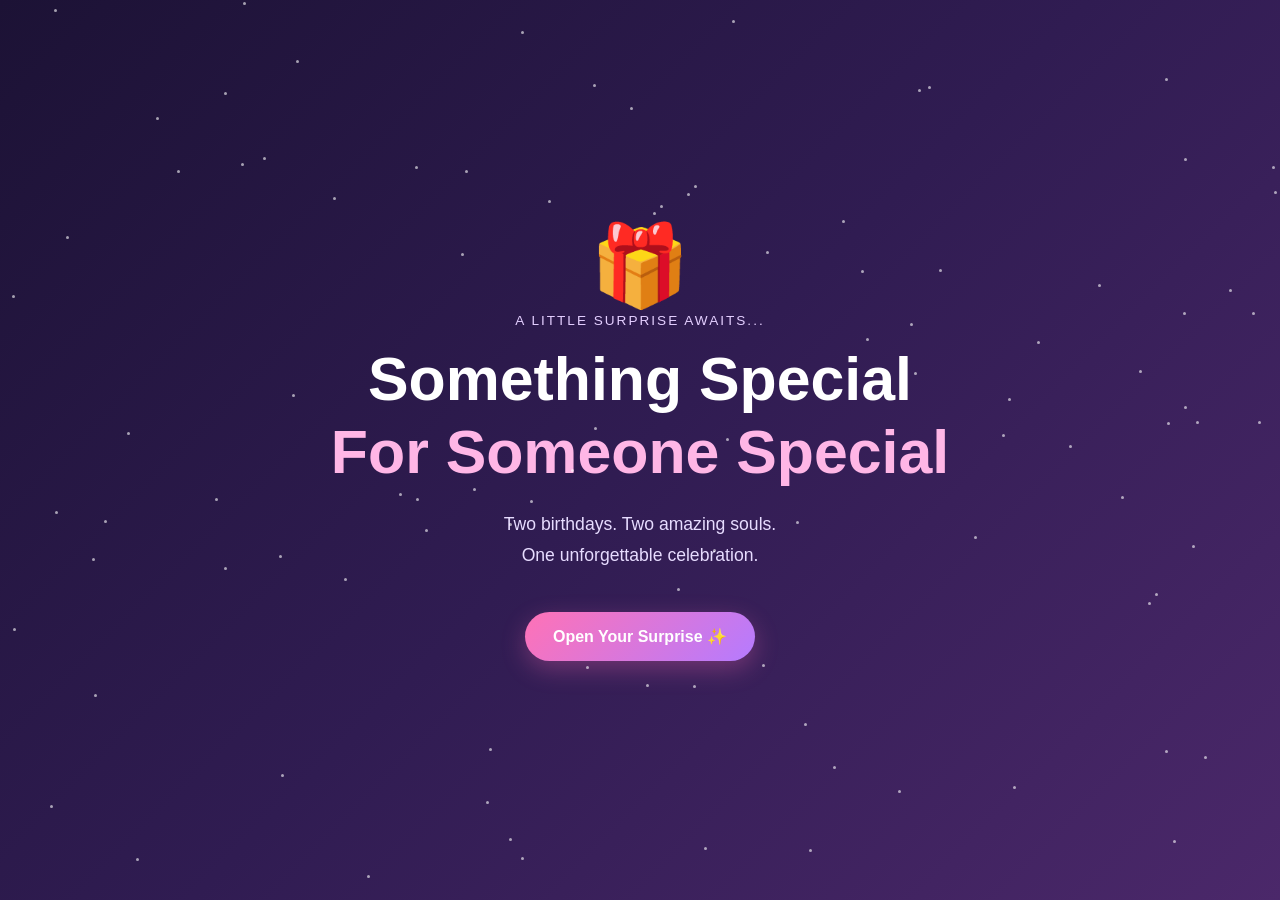
<file: index.html>
<!DOCTYPE html>
<html lang="en">
<head>
    <meta charset="UTF-8">
    <meta name="viewport" content="width=device-width, initial-scale=1.0">
    <title>Birthday Surprise | Pappa & Rudra</title>
    <link rel="stylesheet" href="style.css">
</head>
<body>

<div class="stars" id="stars"></div>

<!-- SCREEN 1 -->
<section class="screen active" id="screen1">
    <div class="content">
        <div class="gift">🎁</div>
        <p class="small-text">A little surprise awaits...</p>
        <h1>Something Special<br><span>For Someone Special</span></h1>
        <p class="subtitle">
            Two birthdays. Two amazing souls.<br>
            One unforgettable celebration.
        </p>
        <button class="main-btn" onclick="nextScreen(2)">
            Open Your Surprise ✨
        </button>
    </div>
</section>

<!-- SCREEN 2 -->
<section class="screen" id="screen2">
    <div class="content">
        <div class="balloon-container">
            <span>🎈</span><span>🎈</span><span>🎈</span><span>🎈</span>
        </div>

        <p class="small-text">Today is all about you!</p>
        <h1>Happy Birthday<br><span>Pappa & Rudra</span></h1>
        <div class="cake-emoji">🎂</div>

        <p class="subtitle">
            Two people who make life brighter,<br>
            happier and full of love.
        </p>

        <button class="main-btn" onclick="openBalloonScreen()">
            Pop Some Balloons 🎈
        </button>
    </div>
</section>

<!-- SCREEN 3: BALLOONS -->
<section class="screen" id="balloonScreen">
    <div class="content">

        <p class="small-text">Something is hiding inside...</p>
        <h1>Pick Your <span>Balloons!</span></h1>

        <p class="subtitle">
            6 balloons. 2 hidden gifts.<br>
            Pop and discover your surprises! 🎁
        </p>

        <div class="balloon-game">

            <div class="pop-balloon" onclick="popBalloon(this,0)">
                <div class="real-balloon pink-balloon">
                    <div class="shine"></div>
                    <div class="balloon-knot"></div>
                </div>
                <div class="string"></div>
            </div>

            <div class="pop-balloon" onclick="popBalloon(this,1)">
                <div class="real-balloon purple-balloon">
                    <div class="shine"></div>
                    <div class="balloon-knot"></div>
                </div>
                <div class="string"></div>
            </div>

            <div class="pop-balloon" onclick="popBalloon(this,2)">
                <div class="real-balloon gold-balloon">
                    <div class="shine"></div>
                    <div class="balloon-knot"></div>
                </div>
                <div class="string"></div>
            </div>

            <div class="pop-balloon" onclick="popBalloon(this,3)">
                <div class="real-balloon blue-balloon">
                    <div class="shine"></div>
                    <div class="balloon-knot"></div>
                </div>
                <div class="string"></div>
            </div>

            <div class="pop-balloon" onclick="popBalloon(this,4)">
                <div class="real-balloon pink-balloon">
                    <div class="shine"></div>
                    <div class="balloon-knot"></div>
                </div>
                <div class="string"></div>
            </div>

            <div class="pop-balloon" onclick="popBalloon(this,5)">
                <div class="real-balloon purple-balloon">
                    <div class="shine"></div>
                    <div class="balloon-knot"></div>
                </div>
                <div class="string"></div>
            </div>

        </div>

        <div id="balloonCounter">🎈 0 / 2 popped</div>

        <div id="balloonMessage" class="balloon-message"></div>

        <!-- TAP-TO-OPEN GIFT BOX -->
        <div id="giftReveal" class="gift-reveal">
            <div class="gift-scene" onclick="openGift()" id="giftTapArea">

                <div class="gift-box" id="interactiveGiftBox">

                    <div class="gift-lid">
                        <div class="lid-ribbon"></div>
                        <div class="bow">
                            <div class="bow-left"></div>
                            <div class="bow-right"></div>
                        </div>
                    </div>

                    <div class="gift-body">
                        <div class="box-ribbon"></div>
                        <div class="box-front"></div>
                    </div>

                </div>

                <div class="gift-sparkles" id="giftSparkles"></div>
            </div>

            <p id="giftTapPrompt" class="gift-text">
                👆 Tap the gift box to open!
            </p>

            <div id="giftResult" class="gift-result">
                <h2>🎉 YOU GOT A SURPRISE GIFT! 🎉</h2>
                <p>Because you deserve something special! ❤️🎁</p>
            </div>
        </div>

        <button class="main-btn" id="balloonNext"
                onclick="nextScreen(3)" style="display:none;">
            Continue to Birthday Wishes 💖
        </button>

    </div>
</section>

<!-- SCREEN 4: PAPPA -->
<section class="screen" id="screen3">
    <div class="content">

        <p class="small-text">A message from the heart...</p>
        <h1>For My <span>Pappa</span> ❤️</h1>

        <div class="photo-frame">
            <img src="pappa.png" alt="Pappa"
                onerror="this.style.display='none';document.getElementById('pappaPlaceholder').style.display='flex'">

            <div class="photo-placeholder" id="pappaPlaceholder">
                📷<br>Add Pappa's Photo
            </div>
        </div>

        <div class="message-card">
            <p>Happy Birthday, Pappa! ❤️</p>

            <p>
                Thank you for being my strength, my support,
                and the person who always wants the best for me.
                I may not say it every day, but I am so grateful
                to have you in my life.
            </p>

            <p>
                Your love, sacrifices, care and everything you
                do mean more than words can ever express.
            </p>

            <p>
                I wish you endless happiness, good health,
                peace, laughter and all the beautiful things
                you truly deserve.
            </p>

            <p class="signature">Love you forever, Pappa! 💗</p>
        </div>

        <button class="main-btn" onclick="nextScreen(4)">
            Next Surprise 💫
        </button>
    </div>
</section>

<!-- SCREEN 5: RUDRA -->
<section class="screen" id="screen4">
    <div class="content">

        <p class="small-text">And now, the birthday boy...</p>
        <h1>For <span>Rudra</span> 🥳</h1>

        <div class="photo-frame">
            <img src="rudra.png" alt="Rudra"
                onerror="this.style.display='none';document.getElementById('rudraPlaceholder').style.display='flex'">

            <div class="photo-placeholder" id="rudraPlaceholder">
                📷<br>Add Rudra's Photo
            </div>
        </div>

        <div class="message-card">
            <p>Happy Birthday, Rudra! 🎉</p>

            <p>
                Keep smiling, keep being your crazy self
                and keep making life more fun.
            </p>

            <p>
                May this year bring you lots of happiness,
                amazing memories, success and everything
                you wish for.
            </p>

            <p>
                Enjoy your day to the fullest because
                today is all about YOU! 😎
            </p>

            <p class="signature">Happy Birthday! 💙</p>
        </div>

        <button class="main-btn" onclick="nextScreen(5)">
            See Our Memories 📸
        </button>
    </div>
</section>

<!-- SCREEN 6: MEMORIES -->
<section class="screen" id="screen5">
    <div class="content">

        <p class="small-text">Little moments, big memories...</p>
        <h1>Our <span>Memories</span> ❤️</h1>

        <div class="memory-gallery">

            <div class="memory-card">
                <img src="memory1.png" alt="Memory 1">
            </div>

            <div class="memory-card">
                <img src="memory2.png" alt="Memory 2">
            </div>

            <div class="memory-card">
                <img src="memory3.png" alt="Memory 3">
            </div>

            <div class="memory-card">
                <img src="memory4.png" alt="Memory 4">
            </div>

        </div>

        <p class="subtitle">
            Every memory is a little treasure
            that makes life beautiful. 💖
        </p>

        <button class="main-btn" onclick="nextScreen(6)">
            Let's Cut the Cake 🎂
        </button>
    </div>
</section>

<!-- SCREEN 7: CAKE -->
<section class="screen" id="screen6">
    <div class="content">

        <p class="small-text">Make a wish...</p>
        <h1>Birthday <span>Cake</span> 🎂</h1>

        <div class="cake">
            <div class="candles">
                <div class="candle">
                    <div class="flame"></div>
                </div>
                <div class="candle">
                    <div class="flame"></div>
                </div>
                <div class="candle">
                    <div class="flame"></div>
                </div>
            </div>

            <div class="cake-top"></div>
            <div class="cake-middle"></div>
            <div class="cake-bottom"></div>
        </div>

        <p id="wishMessage" class="wish-message">
            Make a wish and blow the candles! ✨
        </p>

        <button class="main-btn" id="blowBtn" onclick="blowCandles()">
            Blow the Candles 🕯️
        </button>

        <button class="main-btn" id="finalBtn"
                onclick="nextScreen(7)" style="display:none;">
            Final Surprise 💖
        </button>
    </div>
</section>

<!-- SCREEN 8: FINAL -->
<section class="screen" id="screen7">
    <div class="content">

        <div class="final-hearts" id="finalHearts"></div>

        <p class="small-text">One last thing...</p>
        <h1>We Love You<br><span>Both! ❤️</span></h1>

        <div class="message-card final-card">
            <p>
                Happy Birthday to the two most special
                people in our lives! ❤️
            </p>

            <p>
                Life is better, brighter and happier
                because you both are a part of it.
            </p>

            <p>
                We may not always express it,
                but you both mean the world to us.
            </p>

            <p>
                May every day bring you love,
                laughter, happiness and beautiful moments.
            </p>

            <p class="signature">
                Happy Birthday Pappa & Rudra! 🎂💖
            </p>
        </div>

        <button class="main-btn" onclick="restart()">
            Start Again 🎉
        </button>
    </div>
</section>

<script src="script.js"></script>
</body>
</html>
</file>
<file: style.css>
/* ==============================
   GLOBAL
============================== */

* {
    margin: 0;
    padding: 0;
    box-sizing: border-box;
}

html {
    scroll-behavior: smooth;
}

body {
    font-family: 'Segoe UI', sans-serif;
    background: linear-gradient(135deg, #1c1235, #301c52, #4b286a);
    color: white;
    overflow-x: hidden;
}

button {
    font-family: inherit;
    cursor: pointer;
}

.screen {
    display: none;
    min-height: 100vh;
    width: 100%;
    padding: 35px 20px;
    justify-content: center;
    align-items: center;
    text-align: center;
    overflow-x: hidden;
}

.screen.active {
    display: flex;
    animation: screenFade 0.7s ease;
}

.content {
    width: 100%;
    max-width: 900px;
    margin: auto;
}

@keyframes screenFade {
    from {
        opacity: 0;
        transform: translateY(20px);
    }
    to {
        opacity: 1;
        transform: translateY(0);
    }
}

/* ==============================
   BACKGROUND STARS
============================== */

.stars {
    position: fixed;
    inset: 0;
    pointer-events: none;
    z-index: 0;
}

.star {
    position: absolute;
    width: 3px;
    height: 3px;
    background: white;
    border-radius: 50%;
    opacity: 0.6;
    animation: twinkle 3s infinite ease-in-out;
}

@keyframes twinkle {
    0%, 100% {
        opacity: 0.2;
        transform: scale(0.7);
    }
    50% {
        opacity: 1;
        transform: scale(1.5);
    }
}

/* ==============================
   TEXT
============================== */

h1 {
    font-size: clamp(2rem, 5vw, 3.8rem);
    margin: 15px 0;
    line-height: 1.2;
    font-weight: 800;
}

h1 span {
    color: #ffb6e6;
}

.small-text {
    color: #e4cfff;
    letter-spacing: 2px;
    text-transform: uppercase;
    font-size: 0.85rem;
    margin-bottom: 15px;
}

.subtitle {
    color: #e7dcff;
    font-size: 1.1rem;
    line-height: 1.8;
    margin: 20px auto;
}

.gift {
    font-size: 5rem;
    animation: float 3s ease-in-out infinite;
}

.cake-emoji {
    font-size: 5rem;
    margin: 20px 0;
    animation: float 3s ease-in-out infinite;
}

@keyframes float {
    0%, 100% {
        transform: translateY(0);
    }
    50% {
        transform: translateY(-15px);
    }
}

/* ==============================
   BUTTONS
============================== */

.main-btn {
    border: none;
    padding: 15px 28px;
    border-radius: 50px;
    margin: 20px 10px;
    background: linear-gradient(135deg, #ff72b6, #b57bff);
    color: white;
    font-size: 1rem;
    font-weight: bold;
    box-shadow: 0 8px 25px rgba(255, 105, 180, 0.3);
    transition: 0.3s ease;
}

.main-btn:hover {
    transform: translateY(-4px) scale(1.03);
    box-shadow: 0 12px 30px rgba(255, 105, 180, 0.5);
}

.main-btn:active {
    transform: scale(0.95);
}

/* ==============================
   SCREEN 2 BALLOONS
============================== */

.balloon-container {
    display: flex;
    justify-content: center;
    gap: 15px;
    font-size: 3rem;
    margin-bottom: 20px;
}

.balloon-container span {
    animation: float 2.5s ease-in-out infinite;
}

.balloon-container span:nth-child(2) {
    animation-delay: 0.5s;
}

.balloon-container span:nth-child(3) {
    animation-delay: 1s;
}

.balloon-container span:nth-child(4) {
    animation-delay: 1.5s;
}

/* ==============================
   BALLOON GAME
============================== */

.balloon-game {
    display: grid;
    grid-template-columns: repeat(3, 1fr);
    gap: 35px 20px;
    max-width: 500px;
    margin: 35px auto;
    justify-items: center;
    align-items: center;
}

.pop-balloon {
    position: relative;
    display: flex;
    flex-direction: column;
    align-items: center;
    cursor: pointer;
    transition: 0.3s ease;
    width: 100px;
}

.real-balloon {
    position: relative;
    width: 85px;
    height: 110px;
    border-radius: 50%;
    animation: balloonFloat 2.5s ease-in-out infinite;
    transition: 0.3s;
    box-shadow:
        inset -10px -12px 18px rgba(0, 0, 0, 0.15),
        inset 8px 8px 15px rgba(255, 255, 255, 0.25),
        0 10px 20px rgba(0, 0, 0, 0.15);
}

.pink-balloon {
    background: radial-gradient(circle at 30% 25%, #ffb5dd, #ff4f9a 70%);
}

.purple-balloon {
    background: radial-gradient(circle at 30% 25%, #d8b8ff, #9b50f5 70%);
}

.gold-balloon {
    background: radial-gradient(circle at 30% 25%, #fff1ad, #ffbd37 70%);
}

.blue-balloon {
    background: radial-gradient(circle at 30% 25%, #b7edff, #47a9ff 70%);
}

.shine {
    position: absolute;
    top: 18px;
    left: 18px;
    width: 12px;
    height: 25px;
    background: rgba(255, 255, 255, 0.45);
    border-radius: 50%;
    transform: rotate(25deg);
}

.balloon-knot {
    position: absolute;
    bottom: -7px;
    left: 50%;
    transform: translateX(-50%);
    width: 12px;
    height: 12px;
    background: inherit;
    clip-path: polygon(50% 0, 100% 100%, 0 100%);
}

.string {
    width: 1px;
    height: 60px;
    background: rgba(255, 255, 255, 0.7);
    margin-top: 8px;
}

@keyframes balloonFloat {
    0%, 100% {
        transform: translateY(0) rotate(-3deg);
    }
    50% {
        transform: translateY(-12px) rotate(3deg);
    }
}

.pop-balloon:nth-child(2) .real-balloon {
    animation-delay: 0.3s;
}

.pop-balloon:nth-child(3) .real-balloon {
    animation-delay: 0.7s;
}

.pop-balloon:nth-child(4) .real-balloon {
    animation-delay: 1s;
}

.pop-balloon:nth-child(5) .real-balloon {
    animation-delay: 0.5s;
}

.pop-balloon:nth-child(6) .real-balloon {
    animation-delay: 1.2s;
}

.pop-balloon:hover:not(.popped) {
    transform: scale(1.08);
}

.pop-balloon.shaking .real-balloon {
    animation: shake 0.4s ease;
}

@keyframes shake {
    0%, 100% {
        transform: translateX(0);
    }
    20% {
        transform: translateX(-10px) rotate(-10deg);
    }
    40% {
        transform: translateX(10px) rotate(10deg);
    }
    60% {
        transform: translateX(-8px) rotate(-8deg);
    }
    80% {
        transform: translateX(8px) rotate(8deg);
    }
}

.pop-balloon.popped {
    animation: balloonPop 0.4s forwards;
    pointer-events: none;
}

@keyframes balloonPop {
    0% {
        transform: scale(1);
        opacity: 1;
    }
    40% {
        transform: scale(1.4);
    }
    100% {
        transform: scale(0);
        opacity: 0;
    }
}

.pop-balloon.locked:not(.popped) {
    opacity: 0.45;
    cursor: not-allowed;
    filter: grayscale(0.5);
}

/* ==============================
   BALLOON MESSAGES
============================== */

#balloonCounter {
    font-size: 1.1rem;
    font-weight: bold;
    margin: 20px 0;
    color: #ffe2f4;
}

.balloon-message {
    min-height: 30px;
    font-size: 1.1rem;
    color: #ffe0f5;
    font-weight: bold;
    line-height: 1.7;
    margin: 15px auto;
}

.message-reveal {
    animation: messageReveal 0.6s ease;
}

@keyframes messageReveal {
    from {
        opacity: 0;
        transform: scale(0.7);
    }
    to {
        opacity: 1;
        transform: scale(1);
    }
}

/* ==============================
   GIFT BOX
============================== */

.gift-reveal {
    display: none;
    opacity: 0;
    margin: 35px auto;
    max-width: 400px;
}

.gift-reveal.show {
    display: block;
    animation: giftAppear 0.7s ease forwards;
}

@keyframes giftAppear {
    from {
        opacity: 0;
        transform: translateY(30px) scale(0.8);
    }
    to {
        opacity: 1;
        transform: translateY(0) scale(1);
    }
}

.gift-scene {
    position: relative;
    height: 220px;
    display: flex;
    justify-content: center;
    align-items: center;
    cursor: pointer;
}

.gift-box {
    position: relative;
    width: 150px;
    height: 130px;
    margin-top: 45px;
}

.gift-body {
    position: absolute;
    bottom: 0;
    width: 150px;
    height: 100px;
    background: linear-gradient(135deg, #ff4f9a, #d92978);
    border-radius: 10px;
    box-shadow: 0 15px 30px rgba(0, 0, 0, 0.3);
    overflow: hidden;
}

.box-ribbon {
    position: absolute;
    width: 25px;
    height: 100%;
    background: #ffd166;
    left: 50%;
    transform: translateX(-50%);
}

.box-front {
    position: absolute;
    inset: 0;
    border: 3px solid rgba(255, 255, 255, 0.15);
    border-radius: 10px;
}

.gift-lid {
    position: absolute;
    top: 0;
    left: -8px;
    width: 166px;
    height: 40px;
    background: linear-gradient(135deg, #ff8ac5, #ff4f9a);
    border-radius: 8px;
    z-index: 2;
    transition: transform 0.8s ease;
    box-shadow: 0 8px 15px rgba(0, 0, 0, 0.2);
}

.lid-ribbon {
    position: absolute;
    width: 25px;
    height: 100%;
    background: #ffd166;
    left: 50%;
    transform: translateX(-50%);
}

.bow {
    position: absolute;
    top: -25px;
    left: 50%;
    transform: translateX(-50%);
    display: flex;
}

.bow-left,
.bow-right {
    width: 35px;
    height: 30px;
    border: 8px solid #ffd166;
    border-radius: 50% 50% 0 50%;
}

.bow-left {
    transform: rotate(-25deg);
}

.bow-right {
    transform: rotate(65deg);
}

.gift-box.open .gift-lid {
    transform: translate(-50px, -80px) rotate(-35deg);
}

.gift-box.open .gift-lid {
    left: 30px;
}

.gift-text {
    margin-top: 20px;
    font-size: 1.1rem;
    color: #ffe3f5;
    animation: pulse 1.5s infinite;
}

@keyframes pulse {
    0%, 100% {
        transform: scale(1);
    }
    50% {
        transform: scale(1.04);
    }
}

.gift-result {
    opacity: 0;
    transform: translateY(20px);
    transition: 0.6s ease;
    margin: 20px auto;
}

.gift-result.show {
    opacity: 1;
    transform: translateY(0);
}

.gift-result h2 {
    font-size: clamp(1.3rem, 4vw, 2rem);
    color: #ffd166;
    margin-bottom: 12px;
}

.gift-result p {
    font-size: 1.05rem;
    color: #ffe3f5;
    line-height: 1.7;
}

.gift-sparkles {
    position: absolute;
    inset: 0;
    pointer-events: none;
    font-size: 1.5rem;
}

.gift-sparkles span {
    position: absolute;
    animation: sparkleFloat 2s infinite ease-in-out;
}

.gift-sparkles span:nth-child(1) {
    top: 10%;
    left: 10%;
}

.gift-sparkles span:nth-child(2) {
    top: 20%;
    right: 10%;
}

.gift-sparkles span:nth-child(3) {
    bottom: 15%;
    left: 15%;
}

.gift-sparkles span:nth-child(4) {
    bottom: 20%;
    right: 15%;
}

.gift-sparkles span:nth-child(5) {
    top: 5%;
    left: 50%;
}

@keyframes sparkleFloat {
    0%, 100% {
        transform: translateY(0) rotate(0deg);
        opacity: 0.5;
    }
    50% {
        transform: translateY(-15px) rotate(20deg);
        opacity: 1;
    }
}

/* ==============================
   PARTICLES
============================== */

.pop-particle {
    position: fixed;
    z-index: 9999;
    pointer-events: none;
    font-size: 1.3rem;
    animation: particleBurst 1s ease forwards;
}

@keyframes particleBurst {
    from {
        transform: translate(0, 0) scale(1);
        opacity: 1;
    }
    to {
        transform: translate(var(--x), var(--y)) scale(0);
        opacity: 0;
    }
}

/* ==============================
   PHOTOS
============================== */

.photo-frame {
    position: relative;
    width: 100%;
    max-width: 350px;
    height: 380px;
    margin: 30px auto;
    background: white;
    padding: 10px;
    border-radius: 22px;
    box-shadow: 0 15px 35px rgba(0, 0, 0, 0.25);
    overflow: hidden;
}

.photo-frame img {
    width: 100%;
    height: 100%;
    object-fit: cover;
    border-radius: 15px;
}

.photo-placeholder {
    display: none;
    position: absolute;
    inset: 10px;
    border-radius: 15px;
    background: linear-gradient(135deg, #f9c7e5, #cbb0ff);
    color: #512d70;
    align-items: center;
    justify-content: center;
    flex-direction: column;
    font-size: 1.2rem;
    font-weight: bold;
}

/* ==============================
   MESSAGE CARDS
============================== */

.message-card {
    max-width: 700px;
    width: 100%;
    margin: 25px auto;
    padding: 30px;
    border-radius: 25px;
    background: rgba(255, 255, 255, 0.09);
    border: 1px solid rgba(255, 255, 255, 0.15);
    backdrop-filter: blur(12px);
    box-shadow: 0 15px 35px rgba(0, 0, 0, 0.15);
}

.message-card p {
    font-size: 1.05rem;
    line-height: 1.9;
    color: #f5eaff;
    margin-bottom: 18px;
}

.signature {
    color: #ffb6e6 !important;
    font-size: 1.25rem !important;
    font-weight: bold;
    margin-top: 25px;
}

/* ==============================
   MEMORY COLLAGE
============================== */

#screen5 {
    align-items: flex-start;
    padding: 35px 15px;
}

#screen5 .content {
    width: 100%;
    max-width: 650px;
    margin: 0 auto;
}

#screen5 .memory-gallery {
    display: grid;
    grid-template-columns: repeat(2, minmax(0, 1fr));
    gap: 20px;
    width: 100%;
    max-width: 480px;
    margin: 30px auto;
    padding: 5px;
}

#screen5 .memory-card {
    position: relative;
    width: 100%;
    height: 210px;
    min-width: 0;
    padding: 8px;
    background: #fff;
    border-radius: 16px;
    overflow: hidden;
    box-shadow: 0 10px 25px rgba(0, 0, 0, 0.25);
    transition: transform 0.3s ease, box-shadow 0.3s ease;
    transform: none;
}

#screen5 .memory-card:nth-child(1) {
    transform: rotate(-2deg);
}

#screen5 .memory-card:nth-child(2) {
    transform: rotate(2deg);
}

#screen5 .memory-card:nth-child(3) {
    transform: rotate(2deg);
}

#screen5 .memory-card:nth-child(4) {
    transform: rotate(-2deg);
}

#screen5 .memory-card:hover {
    transform: rotate(0deg) scale(1.03);
    z-index: 2;
    box-shadow: 0 15px 30px rgba(0, 0, 0, 0.35);
}

#screen5 .memory-card img {
    display: block;
    width: 100%;
    height: 100%;
    object-fit: cover;
    border-radius: 10px;
}

/* ==============================
   CAKE
============================== */

.cake {
    position: relative;
    width: 220px;
    margin: 60px auto 30px;
    height: 230px;
}

.cake-bottom {
    position: absolute;
    bottom: 0;
    width: 220px;
    height: 90px;
    background: linear-gradient(135deg, #ff85b9, #ff4f9a);
    border-radius: 20px 20px 30px 30px;
    box-shadow: 0 15px 30px rgba(0, 0, 0, 0.25);
}

.cake-middle {
    position: absolute;
    bottom: 80px;
    left: 15px;
    width: 190px;
    height: 70px;
    background: linear-gradient(135deg, #ffd6ed, #ff9ccf);
    border-radius: 20px;
    box-shadow: 0 8px 15px rgba(0, 0, 0, 0.15);
}

.cake-top {
    position: absolute;
    bottom: 145px;
    left: 30px;
    width: 160px;
    height: 45px;
    background: #ffe7f3;
    border-radius: 50%;
    box-shadow: inset 0 -10px 0 #ffaad6;
}

.candles {
    position: absolute;
    top: 0;
    width: 100%;
    display: flex;
    justify-content: center;
    gap: 25px;
    z-index: 2;
}

.candle {
    position: relative;
    width: 15px;
    height: 60px;
    background: repeating-linear-gradient(
        45deg,
        #fff,
        #fff 5px,
        #ff72b6 5px,
        #ff72b6 10px
    );
    border-radius: 5px;
}

.flame {
    position: absolute;
    top: -25px;
    left: 50%;
    transform: translateX(-50%);
    width: 18px;
    height: 25px;
    background: radial-gradient(circle, #fff7a8, #ff9a35, #ff4f00);
    border-radius: 50% 50% 50% 0;
    transform-origin: bottom;
    animation: flameDance 0.5s infinite alternate;
}

.flame.off {
    display: none;
}

@keyframes flameDance {
    from {
        transform: translateX(-50%) rotate(-8deg) scale(1);
    }
    to {
        transform: translateX(-50%) rotate(8deg) scale(1.1);
    }
}

.wish-message {
    margin: 25px auto;
    font-size: 1.1rem;
    color: #ffe2f4;
}

/* ==============================
   CONFETTI
============================== */

.confetti {
    position: fixed;
    top: -20px;
    z-index: 9999;
    pointer-events: none;
    animation: confettiFall linear forwards;
}

@keyframes confettiFall {
    0% {
        transform: translateY(-20px) rotate(0deg);
        opacity: 1;
    }
    100% {
        transform: translateY(110vh) rotate(720deg);
        opacity: 0;
    }
}

/* ==============================
   FINAL HEARTS
============================== */

.final-hearts {
    position: fixed;
    inset: 0;
    pointer-events: none;
    overflow: hidden;
    z-index: 0;
}

.floating-heart {
    position: absolute;
    bottom: -50px;
    font-size: 1.8rem;
    animation: heartFloat 5s linear forwards;
}

@keyframes heartFloat {
    from {
        transform: translateY(0) rotate(0deg);
        opacity: 0;
    }
    10% {
        opacity: 1;
    }
    to {
        transform: translateY(-110vh) rotate(40deg);
        opacity: 0;
    }
}

.final-card {
    position: relative;
    z-index: 1;
}

/* ==============================
   TABLETS
============================== */

@media (max-width: 768px) {

    .screen {
        padding: 30px 18px;
    }

    h1 {
        font-size: 2.5rem;
    }

    .subtitle {
        font-size: 1rem;
    }

    .photo-frame {
        max-width: 300px;
        height: 330px;
    }

    .message-card {
        padding: 25px;
    }
}

/* ==============================
   MOBILE
============================== */

@media (max-width: 600px) {

    .screen {
        padding: 25px 14px;
    }

    h1 {
        font-size: 2rem;
    }

    .small-text {
        font-size: 0.75rem;
        letter-spacing: 1.5px;
    }

    .subtitle {
        font-size: 0.95rem;
        line-height: 1.7;
    }

    .main-btn {
        padding: 13px 23px;
        font-size: 0.95rem;
        margin: 15px 5px;
    }

    .gift {
        font-size: 4rem;
    }

    .cake-emoji {
        font-size: 4rem;
    }

    .balloon-container {
        font-size: 2.3rem;
        gap: 8px;
    }

    /* BALLOONS */

    .balloon-game {
        max-width: 340px;
        gap: 25px 10px;
        margin: 25px auto;
    }

    .pop-balloon {
        width: 80px;
    }

    .real-balloon {
        width: 65px;
        height: 85px;
    }

    .string {
        height: 40px;
    }

    #balloonCounter {
        font-size: 1rem;
    }

    .balloon-message {
        font-size: 0.95rem;
        padding: 0 5px;
    }

    /* GIFT BOX */

    .gift-scene {
        height: 190px;
    }

    .gift-box {
        transform: scale(0.85);
    }

    .gift-result h2 {
        font-size: 1.4rem;
    }

    .gift-result p {
        font-size: 0.95rem;
    }

    /* PHOTOS */

    .photo-frame {
        max-width: 260px;
        height: 290px;
        margin: 25px auto;
    }

    /* MESSAGES */

    .message-card {
        padding: 20px;
        border-radius: 20px;
    }

    .message-card p {
        font-size: 0.95rem;
        line-height: 1.8;
    }

    /* CAKE */

    .cake {
        transform: scale(0.85);
        margin: 40px auto 20px;
    }

    .wish-message {
        font-size: 1rem;
    }
}

/* ==============================
   MEMORY COLLAGE - MOBILE
============================== */

@media (max-width: 600px) {

    #screen5 {
        padding: 22px 12px;
    }

    #screen5 .content {
        max-width: 100%;
    }

    #screen5 .memory-gallery {
        max-width: 360px;
        gap: 12px;
        margin: 20px auto;
    }

    #screen5 .memory-card {
        height: 165px;
        padding: 6px;
        border-radius: 14px;
    }

    #screen5 .memory-card img {
        border-radius: 9px;
    }

    #screen5 .memory-card:hover {
        transform: none;
    }
}

/* ==============================
   SMALL MOBILE
============================== */

@media (max-width: 380px) {

    h1 {
        font-size: 1.8rem;
    }

    .screen {
        padding: 22px 10px;
    }

    #screen5 .memory-gallery {
        gap: 10px;
        max-width: 310px;
    }

    #screen5 .memory-card {
        height: 140px;
        padding: 5px;
    }

    .photo-frame {
        max-width: 240px;
        height: 270px;
    }

    .balloon-game {
        gap: 20px 5px;
    }

    .pop-balloon {
        width: 70px;
    }

    .real-balloon {
        width: 60px;
        height: 78px;
    }

    .message-card {
        padding: 16px;
    }
}

/* ==============================
   EXTRA SMALL SCREEN
============================== */

@media (max-width: 320px) {

    #screen5 .memory-gallery {
        gap: 8px;
        max-width: 280px;
    }

    #screen5 .memory-card {
        height: 125px;
    }

    h1 {
        font-size: 1.6rem;
    }
}
</file>
